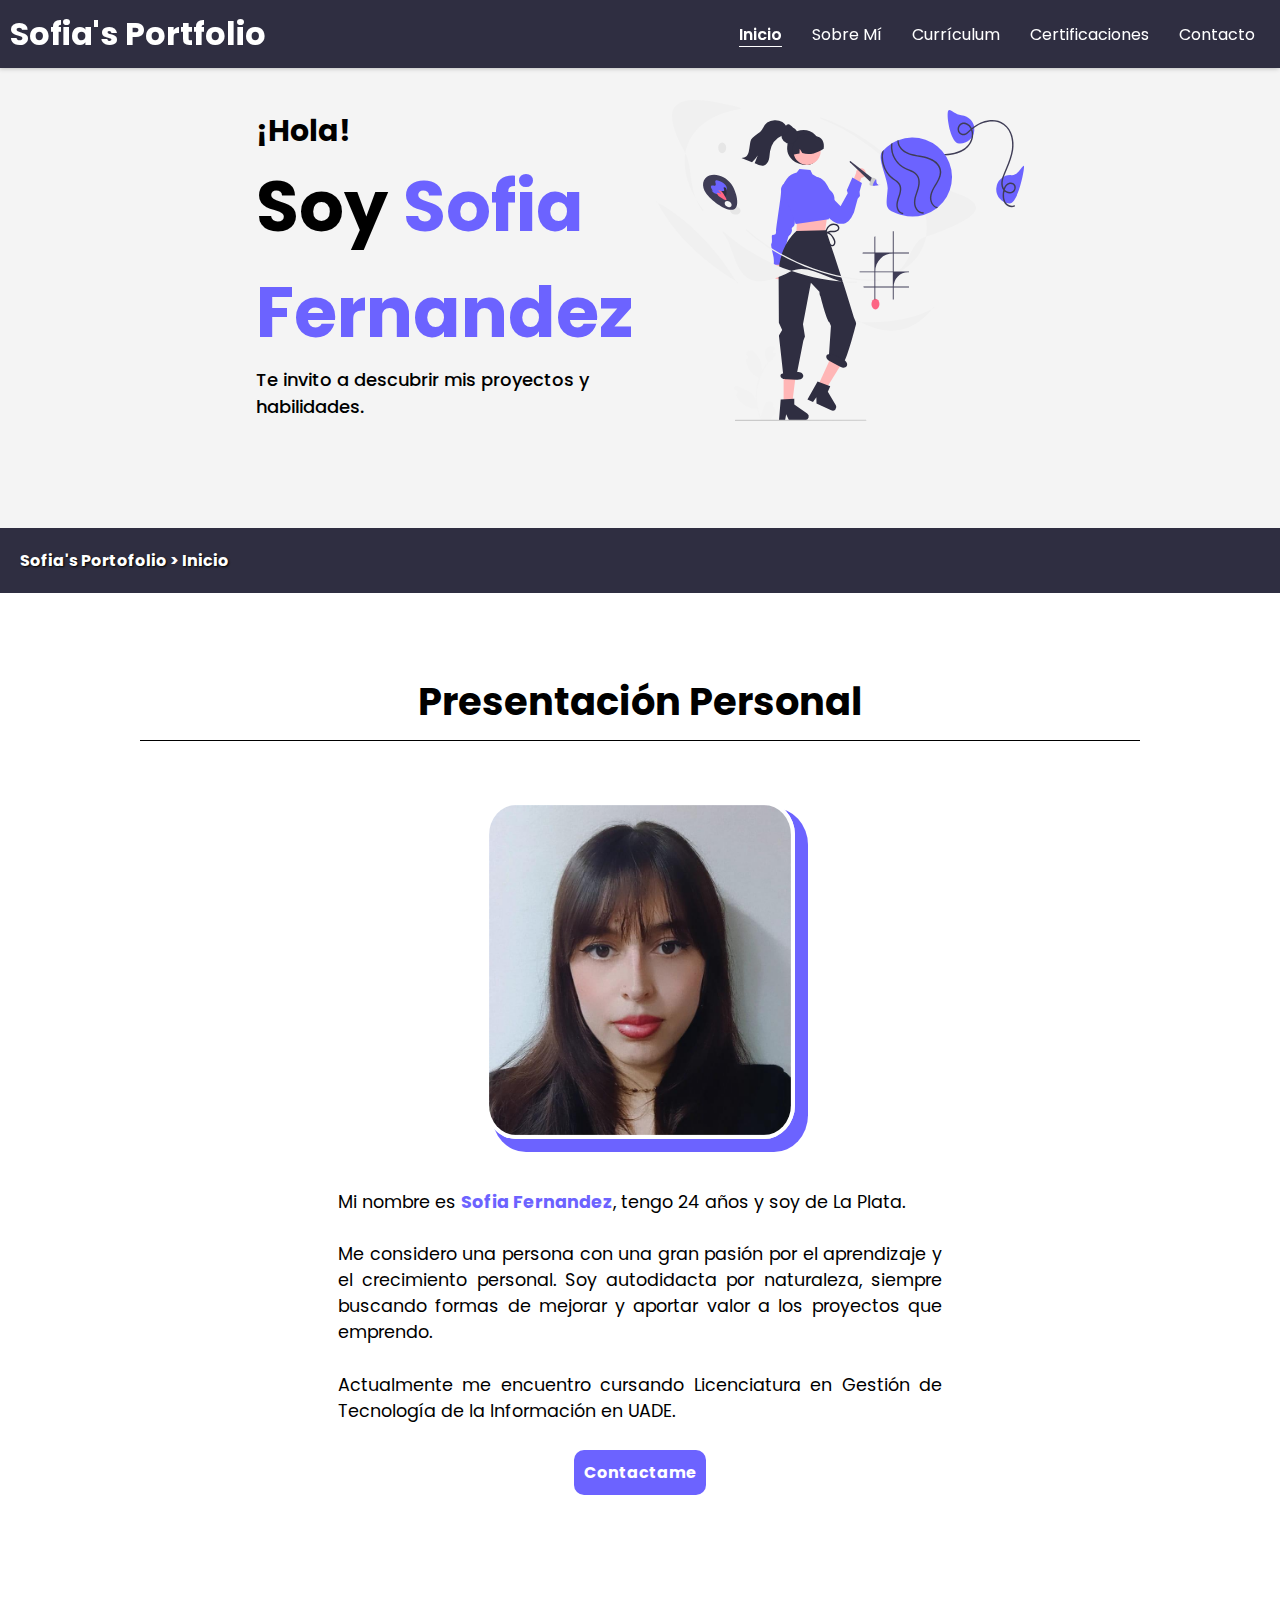
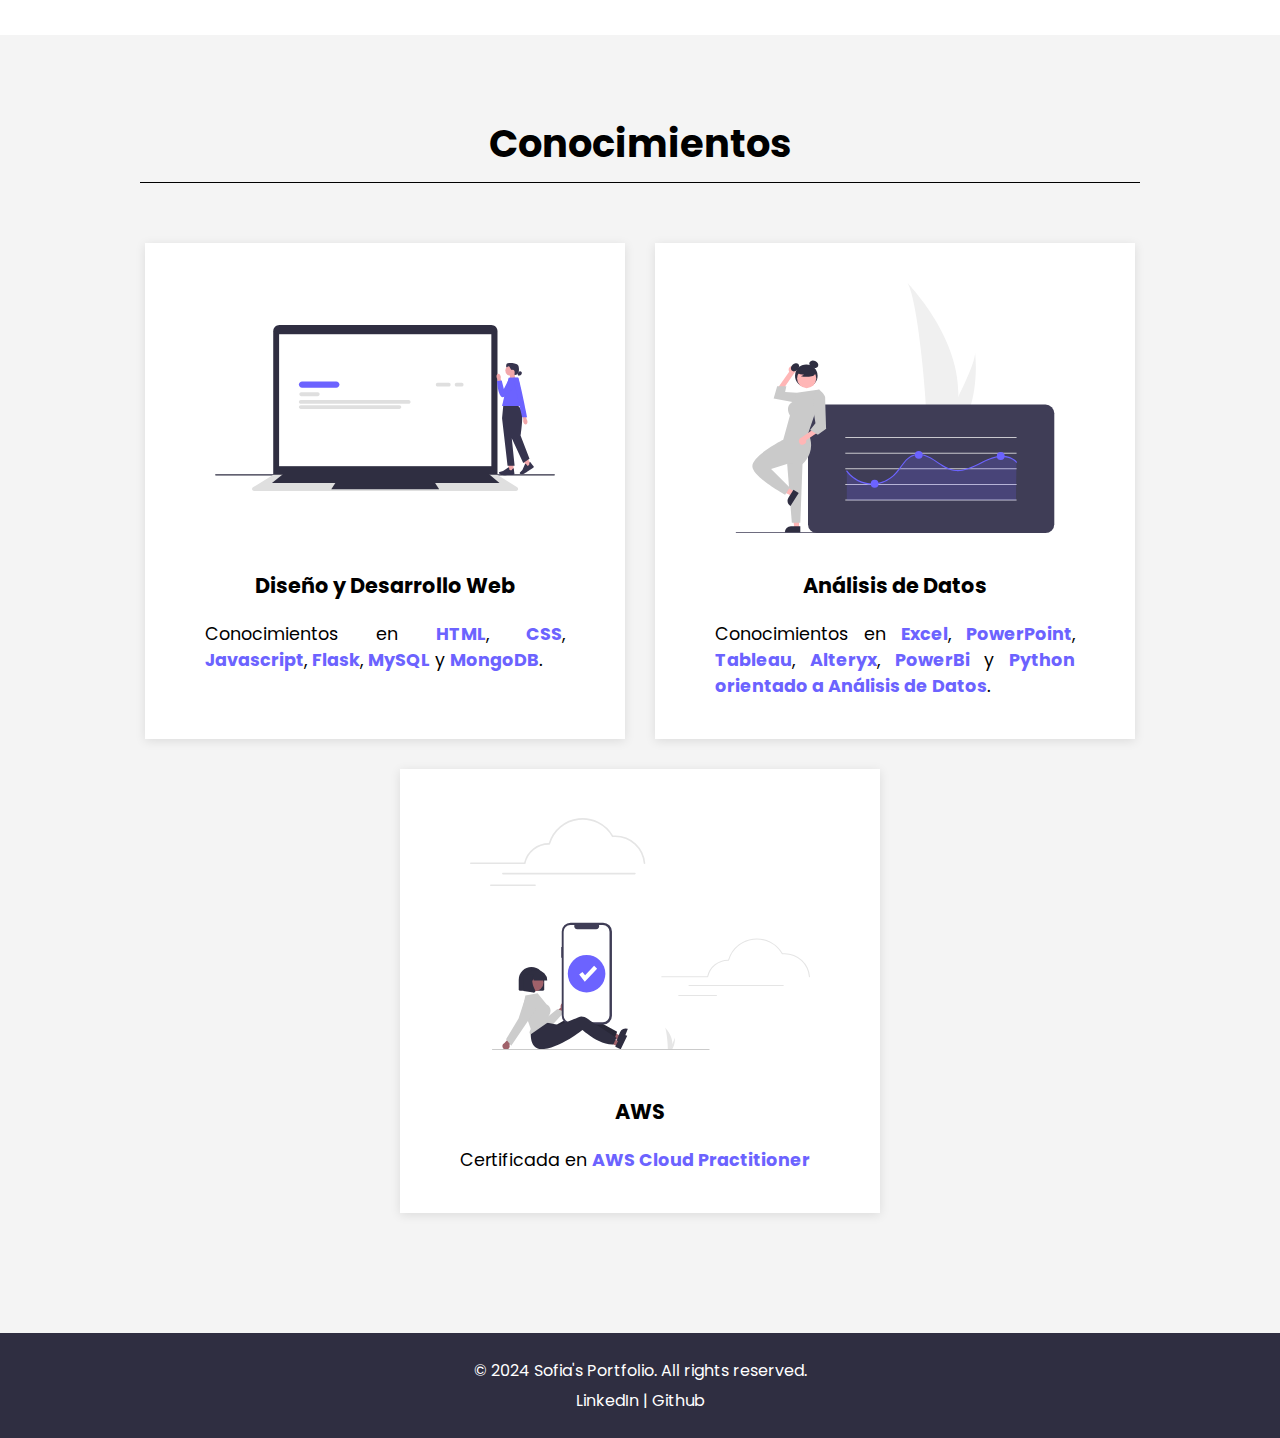
<file: index.html>
<!DOCTYPE html>
<html lang="es">
    <head>
        <meta charset="UTF-8">
        <meta name="viewport" content="width=device-width, initial-scale=1.0">
        <title>Sofia's Portfolio - Inicio</title>
        <link rel="stylesheet" href="./style/style2.css">
    </head>
    <body>
        <nav class="navbar">
            <div class="navbar-container">
                <h1 class="site-title">Sofia's Portfolio</h1>
                <ul class="nav-links">
                    <li><a href="index.html" class="active">Inicio</a></li>
                    <li><a href="./pages/about_me.html">Sobre Mí</a></li>
                    <li><a href="./pages/resume.html">Currículum</a></li>
                    <li><a href="./pages/certifications.html">Certificaciones</a></li>
                    <li><a href="./pages/contact.html">Contacto</a></li>
                </ul>
                <div class="menu-toggle">
                    <span class="bar"></span>
                    <span class="bar"></span>
                    <span class="bar"></span>
                </div>
            </div>
        </nav>

        <header class="header">
            <div class="header-list">
                <div class="header-item">
                    <div class="welcome-message">
                        <span class="subtitle">¡Hola!</span>
                        <h2>Soy <strong>Sofia Fernandez</strong></h2>
                        <p>Te invito a descubrir mis proyectos y habilidades.</p>
                    </div>
                </div>
                <div class="header-item">
                    <img src="./img/index.svg" alt="Bienvenida" class="header-image">
                </div>
            </div>
        </header>

        <main>
            <h3 class="nav_location"><a href="">Sofia's Portofolio</a> > <a href="index.html" id="index">Inicio</a></h2> 
            <section id="presentacion_personal" class="unmarked">
                <h2>Presentación Personal</h2>
                <div class="contenido-list" id="main_description">
                    <img src="./img/me.jpeg" alt="Foto de Sofia Fernandez" class="index-pic">
                    <div class="contenido-item">
                        <p>Mi nombre es <strong>Sofia Fernandez</strong>, tengo 24 años y soy de La Plata.</p>
                        <p>Me considero una persona con una gran pasión por el aprendizaje y el crecimiento personal. Soy autodidacta por naturaleza, siempre buscando formas de mejorar y aportar valor a los proyectos que emprendo.</p>
                        <p>Actualmente me encuentro cursando Licenciatura en Gestión de Tecnología de la Información en UADE.</p>
                        <p style="text-align: center;"><button class="about_cv"><a href="mailto:fernandez.sofiab0@gmail.com">Contactame</a></button></p>
                    </div>
                </div>
            </section>

            <section id="marked" class="marked">
                <h2>Conocimientos</h2>
                <div class="contenido-list" id="skills">
                    <div class="contenido-item targets skills">
                        <img src="./img/desarrollo_Web.svg" alt="Imagen ilustrativa diseño web">
                        <h3>Diseño y Desarrollo Web</h3>
                        <p>Conocimientos en <strong>HTML</strong>, <strong>CSS</strong>, <strong>Javascript</strong>, <strong>Flask</strong>, <strong>MySQL</strong> y <strong>MongoDB</strong>.</p>
                    </div>
                    <div class="contenido-item targets skills ">
                        <img src="./img/analisis.svg" alt="Imagen ilustrativa análisis de datos">
                        <h3>Análisis de Datos</h3>
                        <p>Conocimientos en <strong>Excel</strong>, <strong>PowerPoint</strong>, <strong>Tableau</strong>, <strong>Alteryx</strong>, <strong>PowerBi</strong> y <strong>Python orientado a Análisis de Datos</strong>.</p>
                    </div>
                    <div class="contenido-item targets skills">
                        <img src="./img/cloud.svg" alt="Imagen ilustrativa AWS">
                        <h3>AWS</h3>
                        <p>Certificada en <strong>AWS Cloud Practitioner</strong></p>
                    </div>
                </div>
            </section>
        </main>

        <footer>
            <div class="footer-bottom">
                <p>&copy; 2024 Sofia's Portfolio. All rights reserved.</p>
                <p><a href="https://www.linkedin.com/in/sofiabfernandez1/">LinkedIn</a> | <a href="https://github.com/sofiabfernandez1">Github</a></p>
            </div>
        </footer>
    </body>
</html>
</file>
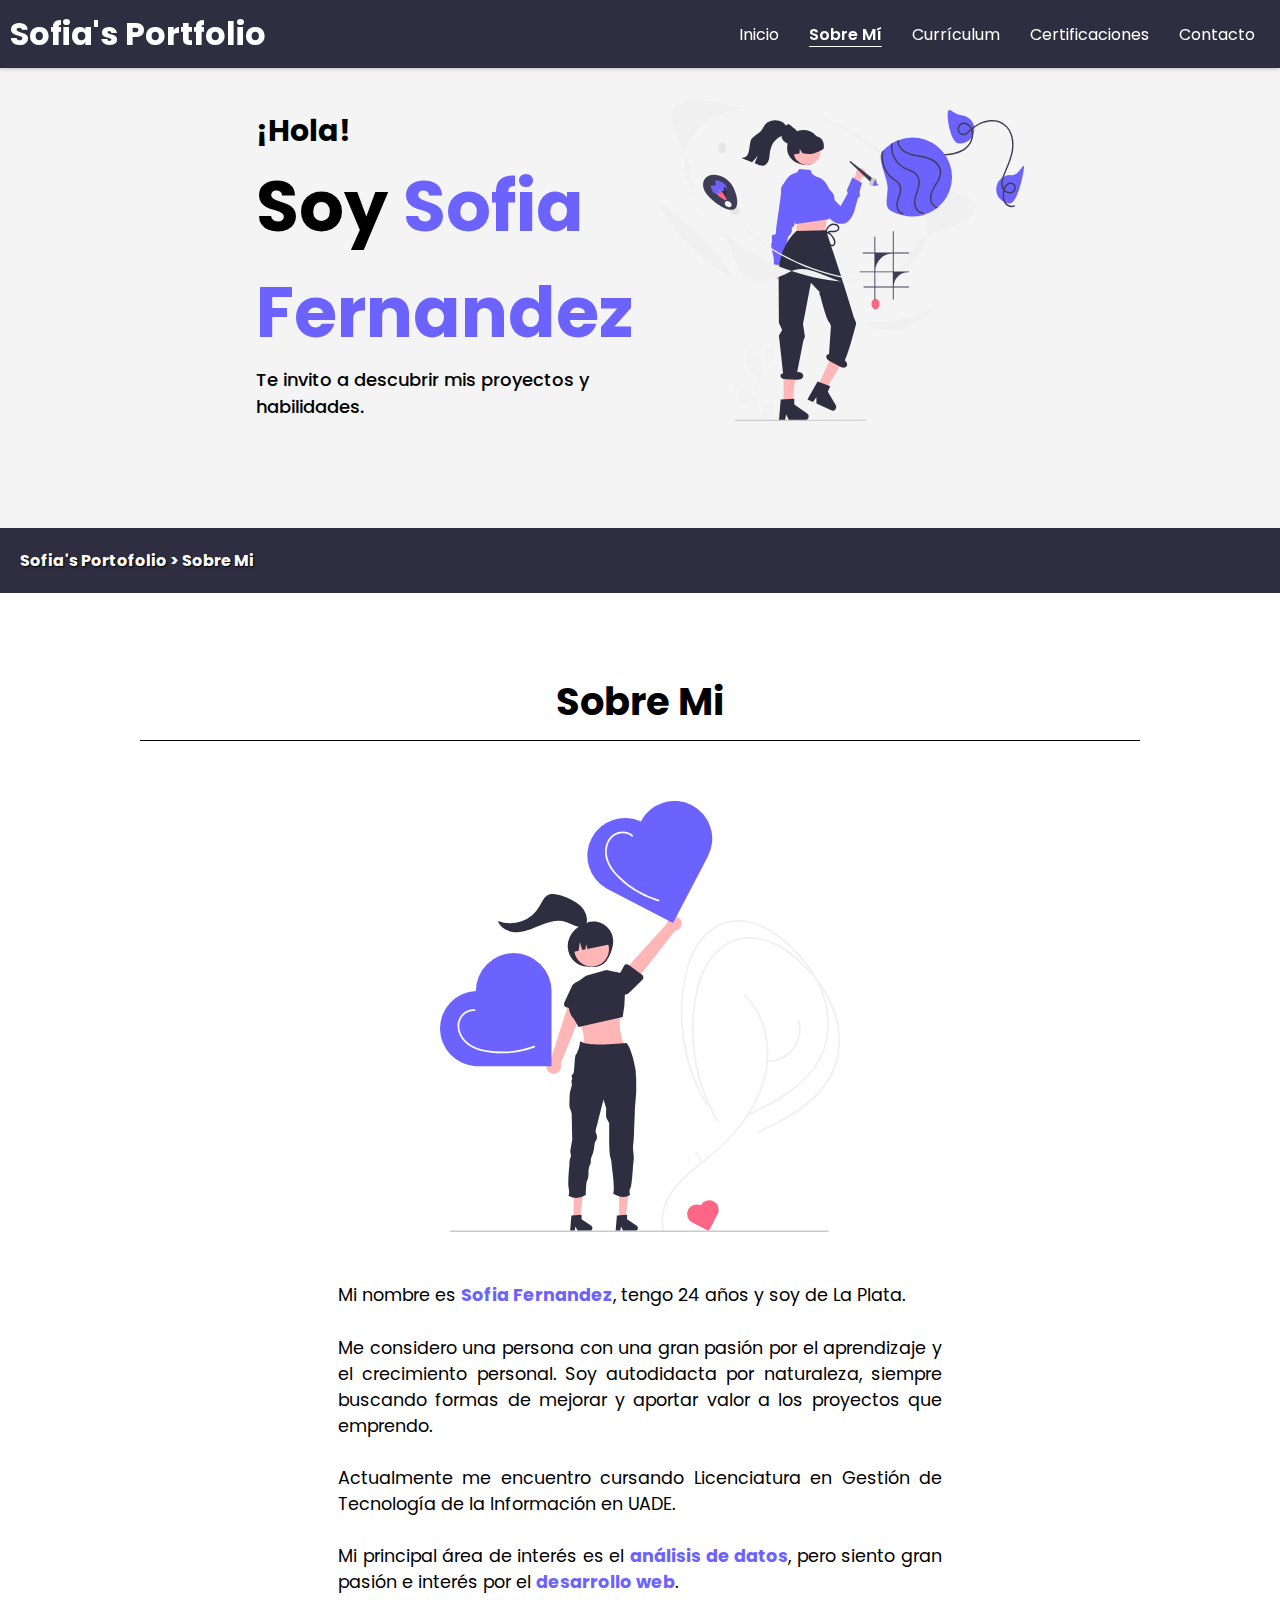
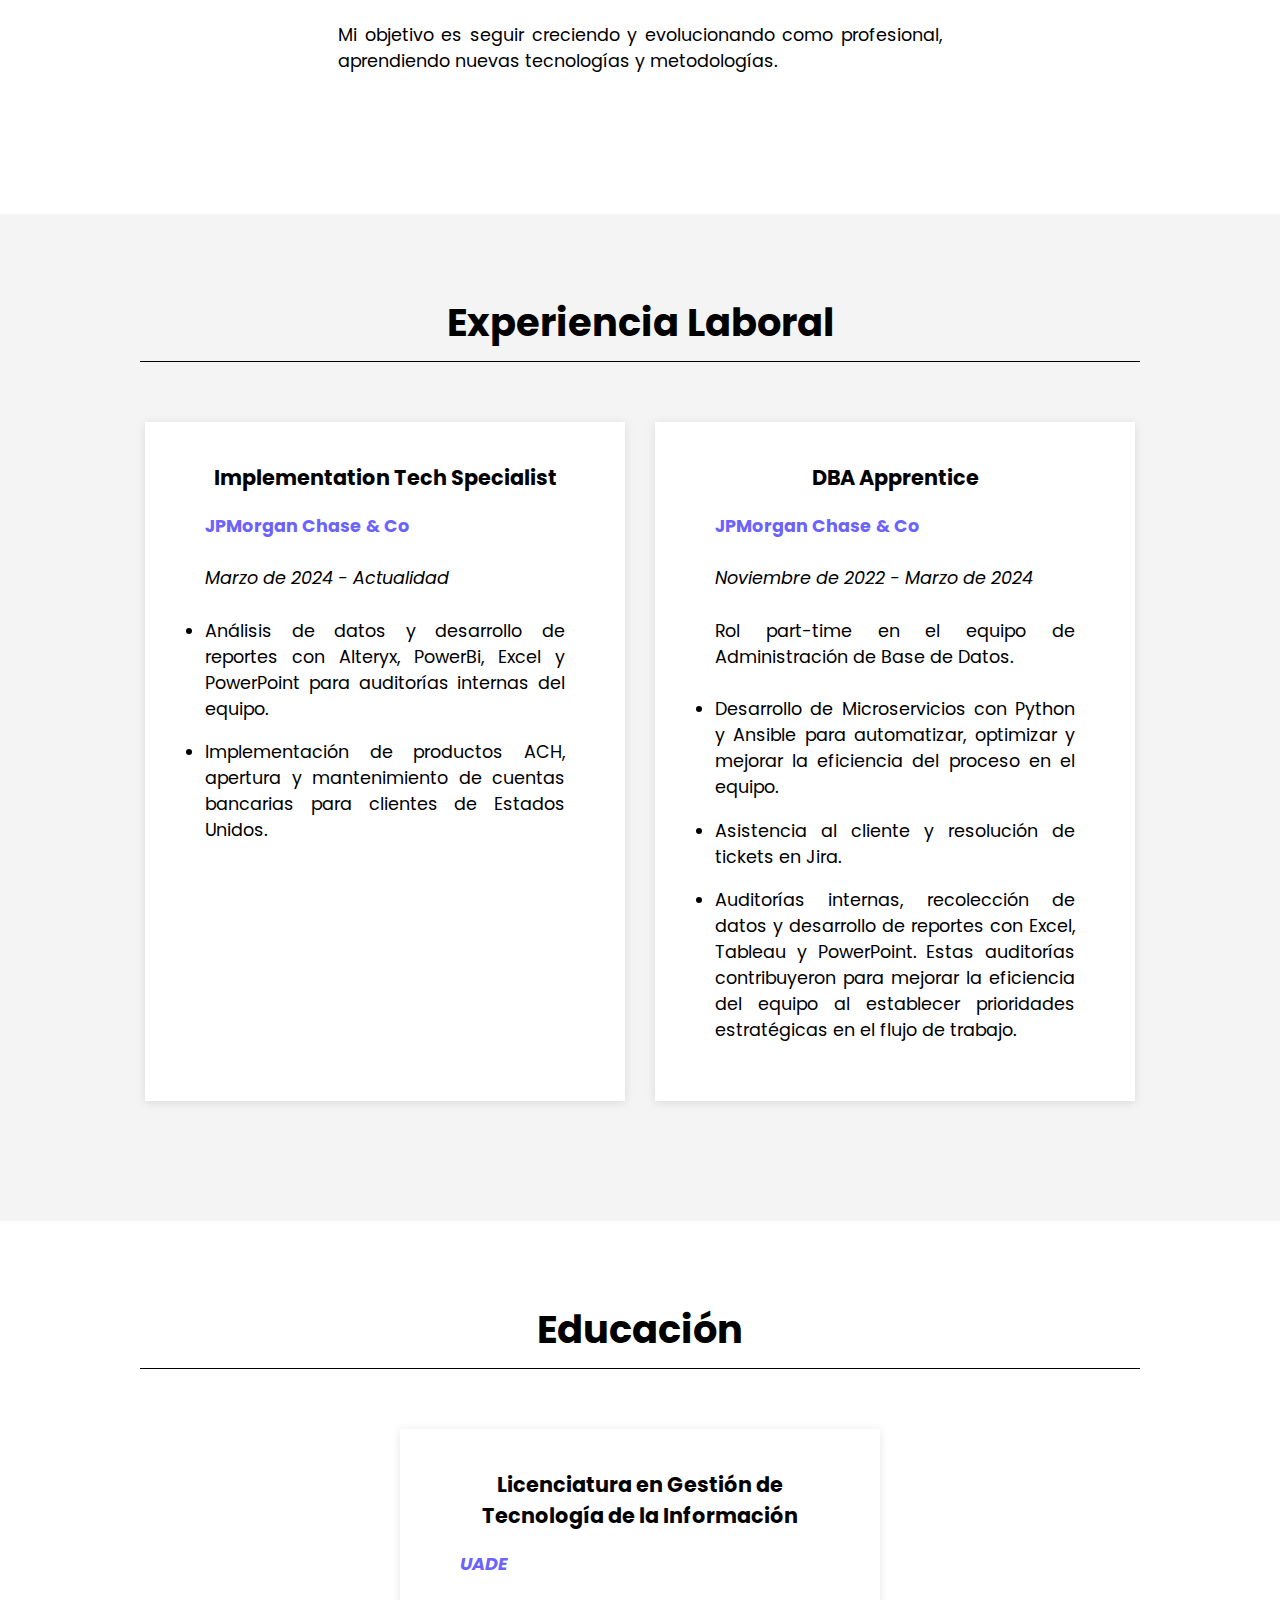
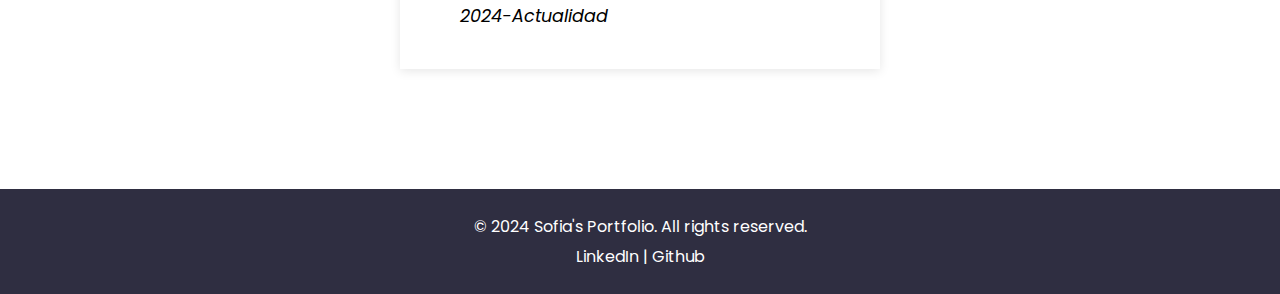
<file: pages/about_me.html>
<!DOCTYPE html>
<html lang="es">
    <head>
        <meta charset="UTF-8">
        <meta name="viewport" content="width=device-width, initial-scale=1.0">
        <title>Sofia's Portfolio - Inicio</title>
        <link rel="stylesheet" href="../style/style2.css">
    </head>
    <body>
        <nav class="navbar">
            <div class="navbar-container">
                <h1 class="site-title">Sofia's Portfolio</h1>
                <ul class="nav-links">
                    <li><a href="../index.html">Inicio</a></li>
                    <li><a href="../pages/about_me.html" class="active">Sobre Mí</a></li>
                    <li><a href="../pages/resume.html">Currículum</a></li>
                    <li><a href="../pages/certifications.html">Certificaciones</a></li>
                    <li><a href="../pages/contact.html">Contacto</a></li>
                </ul>
                <div class="menu-toggle">
                    <span class="bar"></span>
                    <span class="bar"></span>
                    <span class="bar"></span>
                </div>
            </div>
        </nav>

        <header class="header">
            <div class="header-list">
                <div class="header-item">
                    <div class="welcome-message">
                        <span class="subtitle">¡Hola!</span>
                        <h2>Soy <strong>Sofia Fernandez</strong></h2>
                        <p>Te invito a descubrir mis proyectos y habilidades.</p>
                    </div>
                </div>
                <div class="header-item">
                    <img src="../img/index.svg" alt="Bienvenida" class="header-image">
                </div>
            </div>
        </header>

        <main>
            <h3 class="nav_location"><a href="">Sofia's Portofolio</a> > <a href="../pages/about_me.html" id="about_me">Sobre Mi</a></h2> 
                <section id="sobre_mi" class="unmarked">
                    <h2>Sobre Mi</h2>
                    <div class="contenido-list" id="about_page">
                        <img src="../img/about_me.svg" alt="Foto de SVG Sobre Mi" class="about_img">
                        <div class="contenido-item">
                            <p>Mi nombre es <strong>Sofia Fernandez</strong>, tengo 24 años y soy de La Plata.</p>
                            <p>Me considero una persona con una gran pasión por el aprendizaje y el crecimiento personal. Soy autodidacta por naturaleza, siempre buscando formas de mejorar y aportar valor a los proyectos que emprendo.</p>
                            <p>Actualmente me encuentro cursando Licenciatura en Gestión de Tecnología de la Información en UADE.</p>
                            <p>Mi principal área de interés es el <strong>análisis de datos</strong>, pero siento gran pasión e interés por el <strong>desarrollo web</strong>. </p>
                            <p>Mi objetivo es seguir creciendo y evolucionando como profesional, aprendiendo nuevas tecnologías y metodologías.</p>
                        </div>
                    </div>
                </section>

                <section id="experiencia" class="marked">
                    <h2>Experiencia Laboral</h2>
                    <div class="contenido-list">
                        <div class="contenido-item targets experience">
                            <h3>Implementation Tech Specialist</h3>
                            <p><strong>JPMorgan Chase & Co</strong></p>
                            <p><i>Marzo de 2024 - Actualidad</i></p>
                            <p>
                                <ul>
                                    <li>Análisis de datos y desarrollo de reportes con Alteryx, PowerBi, Excel y PowerPoint para auditorías internas del equipo.</li>
                                    <li>Implementación de productos ACH, apertura y mantenimiento de cuentas bancarias para clientes de Estados Unidos.</li>
                                </ul>
                            </p>
                        </div>
                        <div class="contenido-item targets experience">
                            <h3>DBA Apprentice</h3>
                            <p><strong>JPMorgan Chase & Co</strong></p>
                            <p><i>Noviembre de 2022 - Marzo de 2024</i></p>
                            <p>Rol part-time en el equipo de Administración de Base de Datos.</p>
                            <p>
                                <ul>
                                    <li>Desarrollo de Microservicios con Python y Ansible para automatizar, optimizar y mejorar la eficiencia del proceso en el equipo.</li>
                                    <li>Asistencia al cliente y resolución de tickets en Jira.</li>
                                    <li>Auditorías internas, recolección de datos y desarrollo de reportes con Excel, Tableau y PowerPoint. Estas auditorías contribuyeron para mejorar la eficiencia del equipo al establecer prioridades estratégicas en el flujo de trabajo.</li>
                                </ul>
                            </p>
                        </div>
                    </div>
                </section>

                <section id="educacion" class="unmarked">
                    <h2>Educación</h2>
                    <div class="contenido-list">
                        <div class="contenido-item targets">
                            <h3>Licenciatura en Gestión de Tecnología de la Información</h3>
                            <p><strong><i>UADE</i></strong></p>
                            <p><i>2024-Actualidad</i></p>
                        </div>
                    </div>
                </section>
        </main>

        <footer>
            <div class="footer-bottom">
                <p>&copy; 2024 Sofia's Portfolio. All rights reserved.</p>
                <p><a href="https://www.linkedin.com/in/sofiabfernandez1/">LinkedIn</a> | <a href="https://github.com/sofiabfernandez1">Github</a></p>
            </div>
        </footer>
    </body>
</html>
</file>
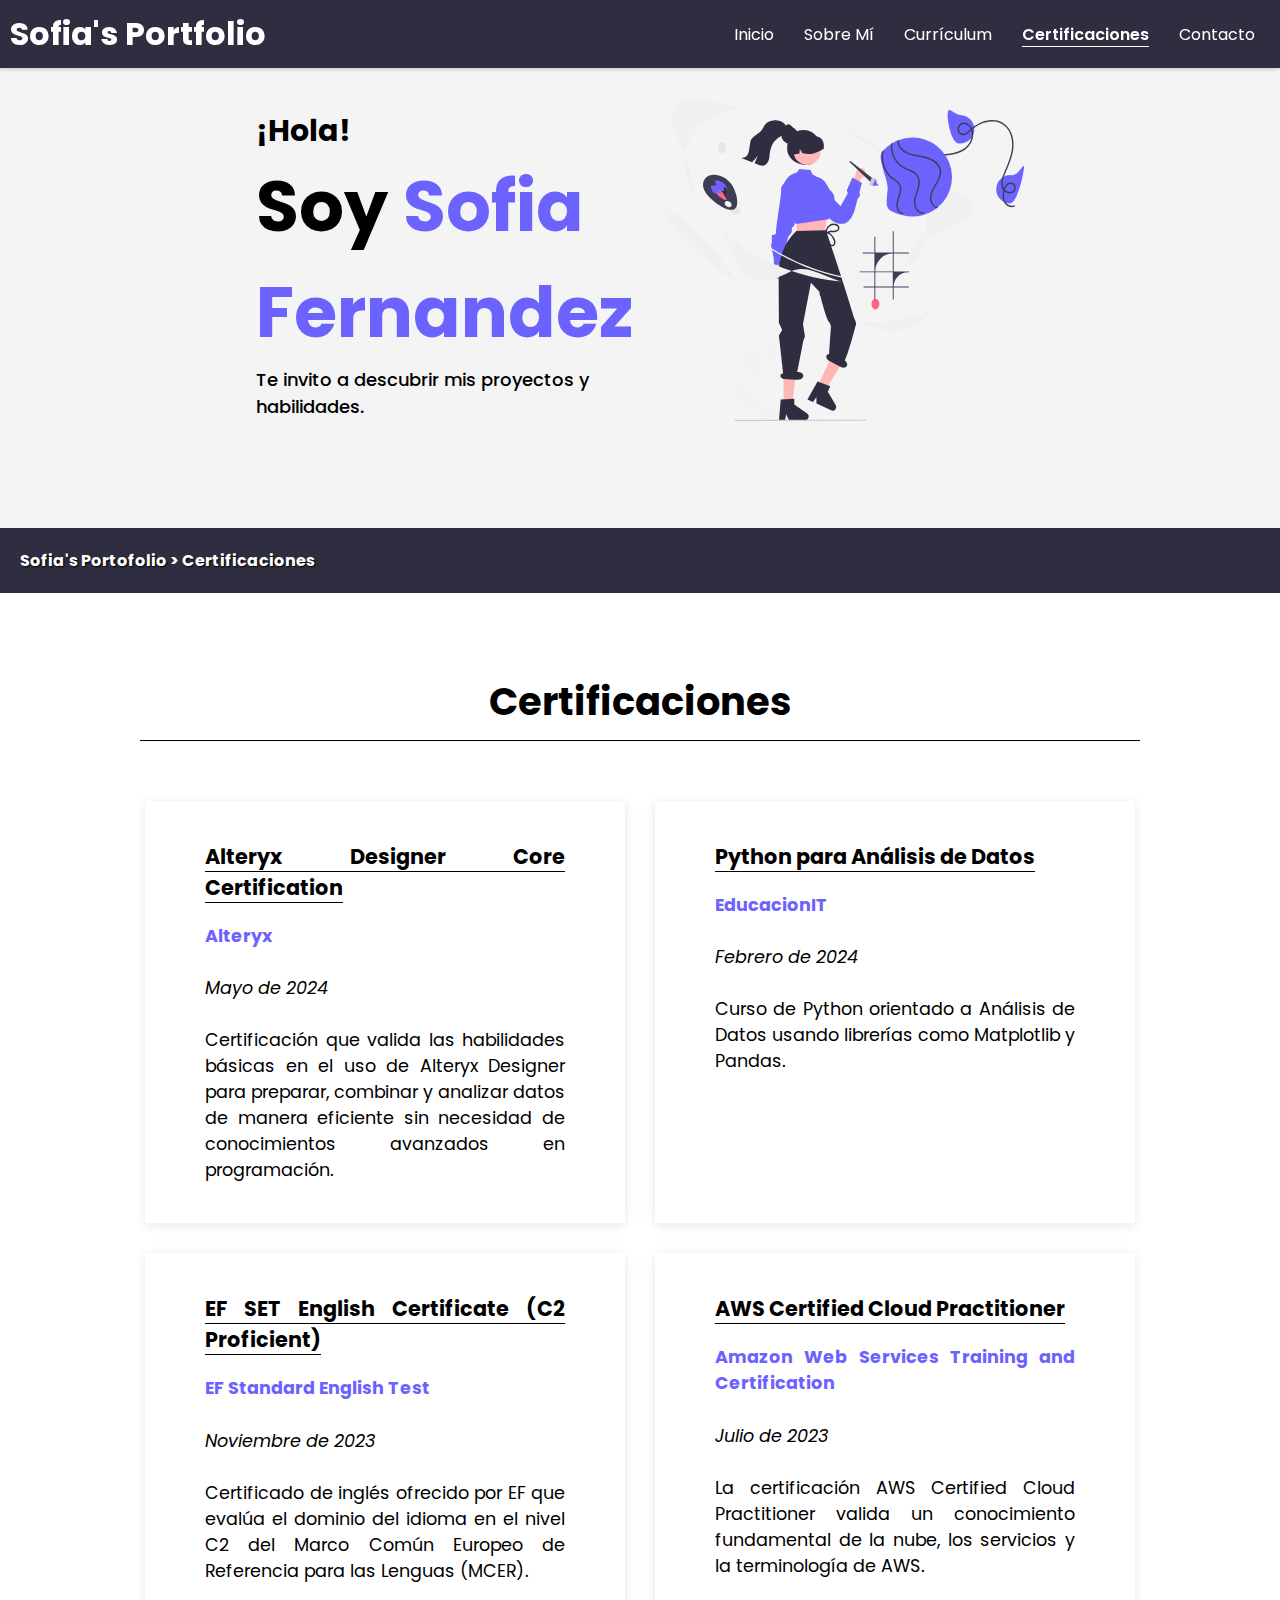
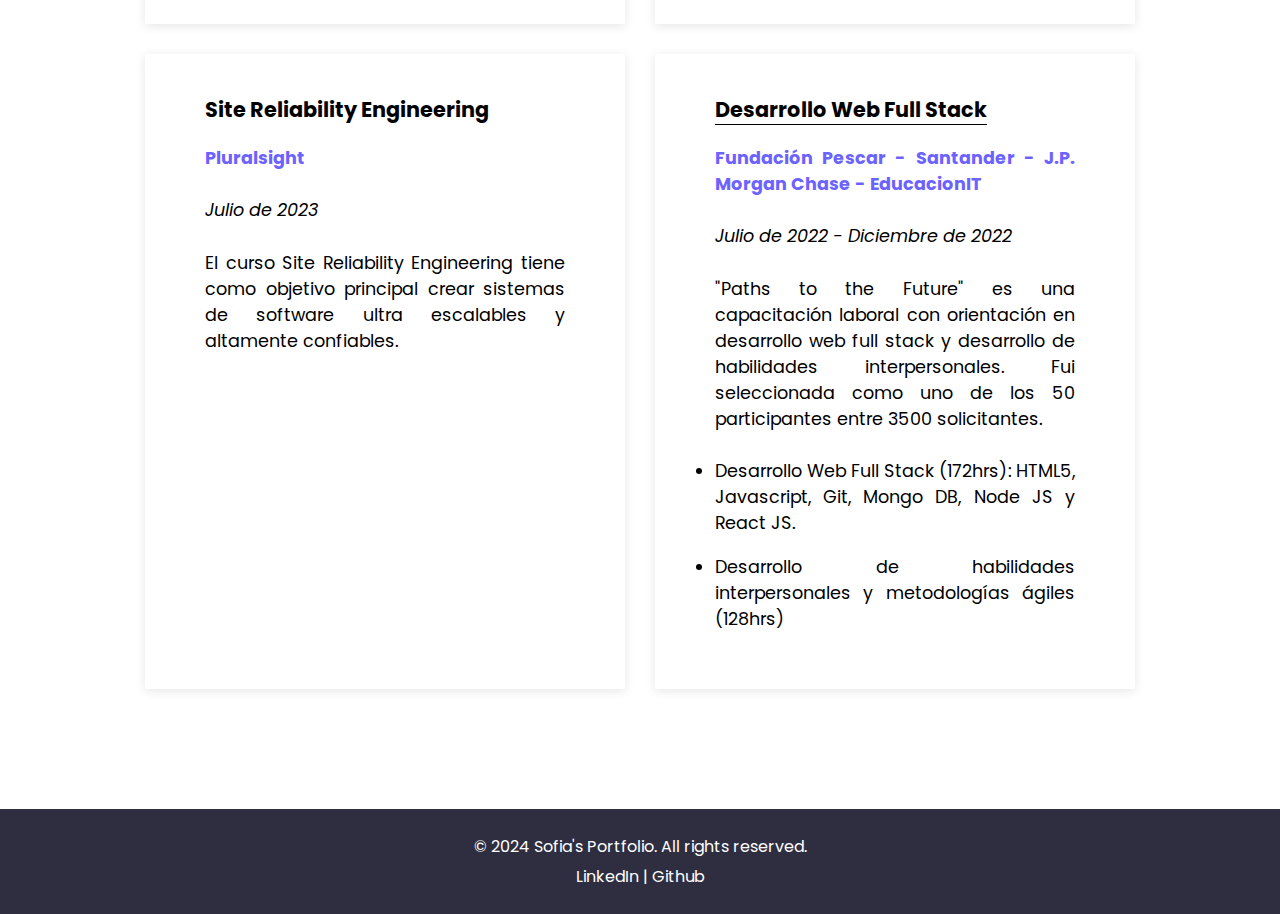
<file: pages/certifications.html>
<!DOCTYPE html>
<html lang="es">
    <head>
        <meta charset="UTF-8">
        <meta name="viewport" content="width=device-width, initial-scale=1.0">
        <title>Sofia's Portfolio - Inicio</title>
        <link rel="stylesheet" href="../style/style2.css">
    </head>
    <body>
        <nav class="navbar">
            <div class="navbar-container">
                <h1 class="site-title">Sofia's Portfolio</h1>
                <ul class="nav-links">
                    <li><a href="../index.html">Inicio</a></li>
                    <li><a href="../pages/about_me.html">Sobre Mí</a></li>
                    <li><a href="../pages/resume.html">Currículum</a></li>
                    <li><a href="../pages/certifications.html" class="active">Certificaciones</a></li>
                    <li><a href="../pages/contact.html">Contacto</a></li>
                </ul>
                <div class="menu-toggle">
                    <span class="bar"></span>
                    <span class="bar"></span>
                    <span class="bar"></span>
                </div>
            </div>
        </nav>

        <header class="header">
            <div class="header-list">
                <div class="header-item">
                    <div class="welcome-message">
                        <span class="subtitle">¡Hola!</span>
                        <h2>Soy <strong>Sofia Fernandez</strong></h2>
                        <p>Te invito a descubrir mis proyectos y habilidades.</p>
                    </div>
                </div>
                <div class="header-item">
                    <img src="../img/index.svg" alt="Bienvenida" class="header-image">
                </div>
            </div>
        </header>

        <main>
            <h3 class="nav_location"><a href="/index.html">Sofia's Portofolio</a> > <a href="../pages/certifications.html" id="certifications">Certificaciones</a></h2> 
                <section id="experiencia" class="unmarked">
                    <h2>Certificaciones</h2>
                    <div class="contenido-list" id="certifications">
                        <div class="contenido-item targets">
                            <h3><a href="https://www.credly.com/badges/8675fb91-7c90-49c5-8fbb-38fcb8b0b8e5">Alteryx Designer Core Certification</a></h3>
                            <p><strong>Alteryx</strong></p>
                            <p><i>Mayo de 2024</i></p>
                            <p>Certificación que valida las habilidades básicas en el uso de Alteryx Designer para preparar, combinar y analizar datos de manera eficiente sin necesidad de conocimientos avanzados en programación.</p>
                        </div>

                        <div class="contenido-item targets">
                            <h3><a href="https://www.educacionit.com/perfil/sofia-belen-fernandez-836092/certificado/70628">Python para Análisis de Datos</a></h3>
                            <p><strong>EducacionIT</strong></p>
                            <p><i>Febrero de 2024</i></p>
                            <p>Curso de Python orientado a Análisis de Datos usando librerías como Matplotlib y Pandas.</p>
                        </div>

                        <div class="contenido-item targets">
                            <h3><a href="https://cert.efset.org/agFDRm">EF SET English Certificate (C2 Proficient)</a></h3>
                            <p><strong>EF Standard English Test</strong></p>
                            <p><i>Noviembre de 2023</i></p>
                            <p>Certificado de inglés ofrecido por EF que evalúa el dominio del idioma en el nivel C2 del Marco Común Europeo de Referencia para las Lenguas (MCER).</p>        
                        </div>

                        <div class="contenido-item targets">
                            <h3><a href="https://www.credly.com/badges/40495a13-3987-4a25-8da8-25f4438bf5dd/linked_in_profile">AWS Certified Cloud Practitioner</a></h3>
                            <p><strong>Amazon Web Services Training and Certification</strong></p>
                            <p><i>Julio de 2023</i></p>
                            <p>La certificación AWS Certified Cloud Practitioner valida un conocimiento fundamental de la nube, los servicios y la terminología de AWS.</p>        
                        </div>

                        <div class="contenido-item targets">
                            <h3>Site Reliability Engineering</h3>
                            <p><strong>Pluralsight</strong></p>
                            <p><i>Julio de 2023</i></p>
                            <p>El curso Site Reliability Engineering tiene como objetivo principal crear sistemas de software ultra escalables y altamente confiables.</p>        
                        </div>

                        <div class="contenido-item targets">
                            <h3><a href="https://drive.google.com/drive/u/3/folders/1Sq22FC4AwG33Bz1RuatPoYBbehRYYhsY">Desarrollo Web Full Stack</a></h3>
                            <p><strong>Fundación Pescar - Santander - J.P. Morgan Chase - EducacionIT</strong></p>
                            <p><i>Julio de 2022 - Diciembre de 2022</i></p>
                            <p>"Paths to the Future" es una capacitación laboral con orientación en desarrollo web full stack y desarrollo de habilidades interpersonales. Fui seleccionada como uno de los 50 participantes entre 3500 solicitantes. </p>
                            <p>
                                <ul>
                                    <li>Desarrollo Web Full Stack (172hrs): HTML5, Javascript, Git, Mongo DB, Node JS y React JS.</li>
                                    <li>Desarrollo de habilidades interpersonales y metodologías ágiles (128hrs)</li>
                                </ul>
                            </p>
                        </div>
                    </div>
                </section>
        </main>

        <footer>
            <div class="footer-bottom">
                <p>&copy; 2024 Sofia's Portfolio. All rights reserved.</p>
                <p><a href="https://www.linkedin.com/in/sofiabfernandez1/">LinkedIn</a> | <a href="https://github.com/sofiabfernandez1">Github</a></p>
            </div>
        </footer>
    </body>
</html>
</file>
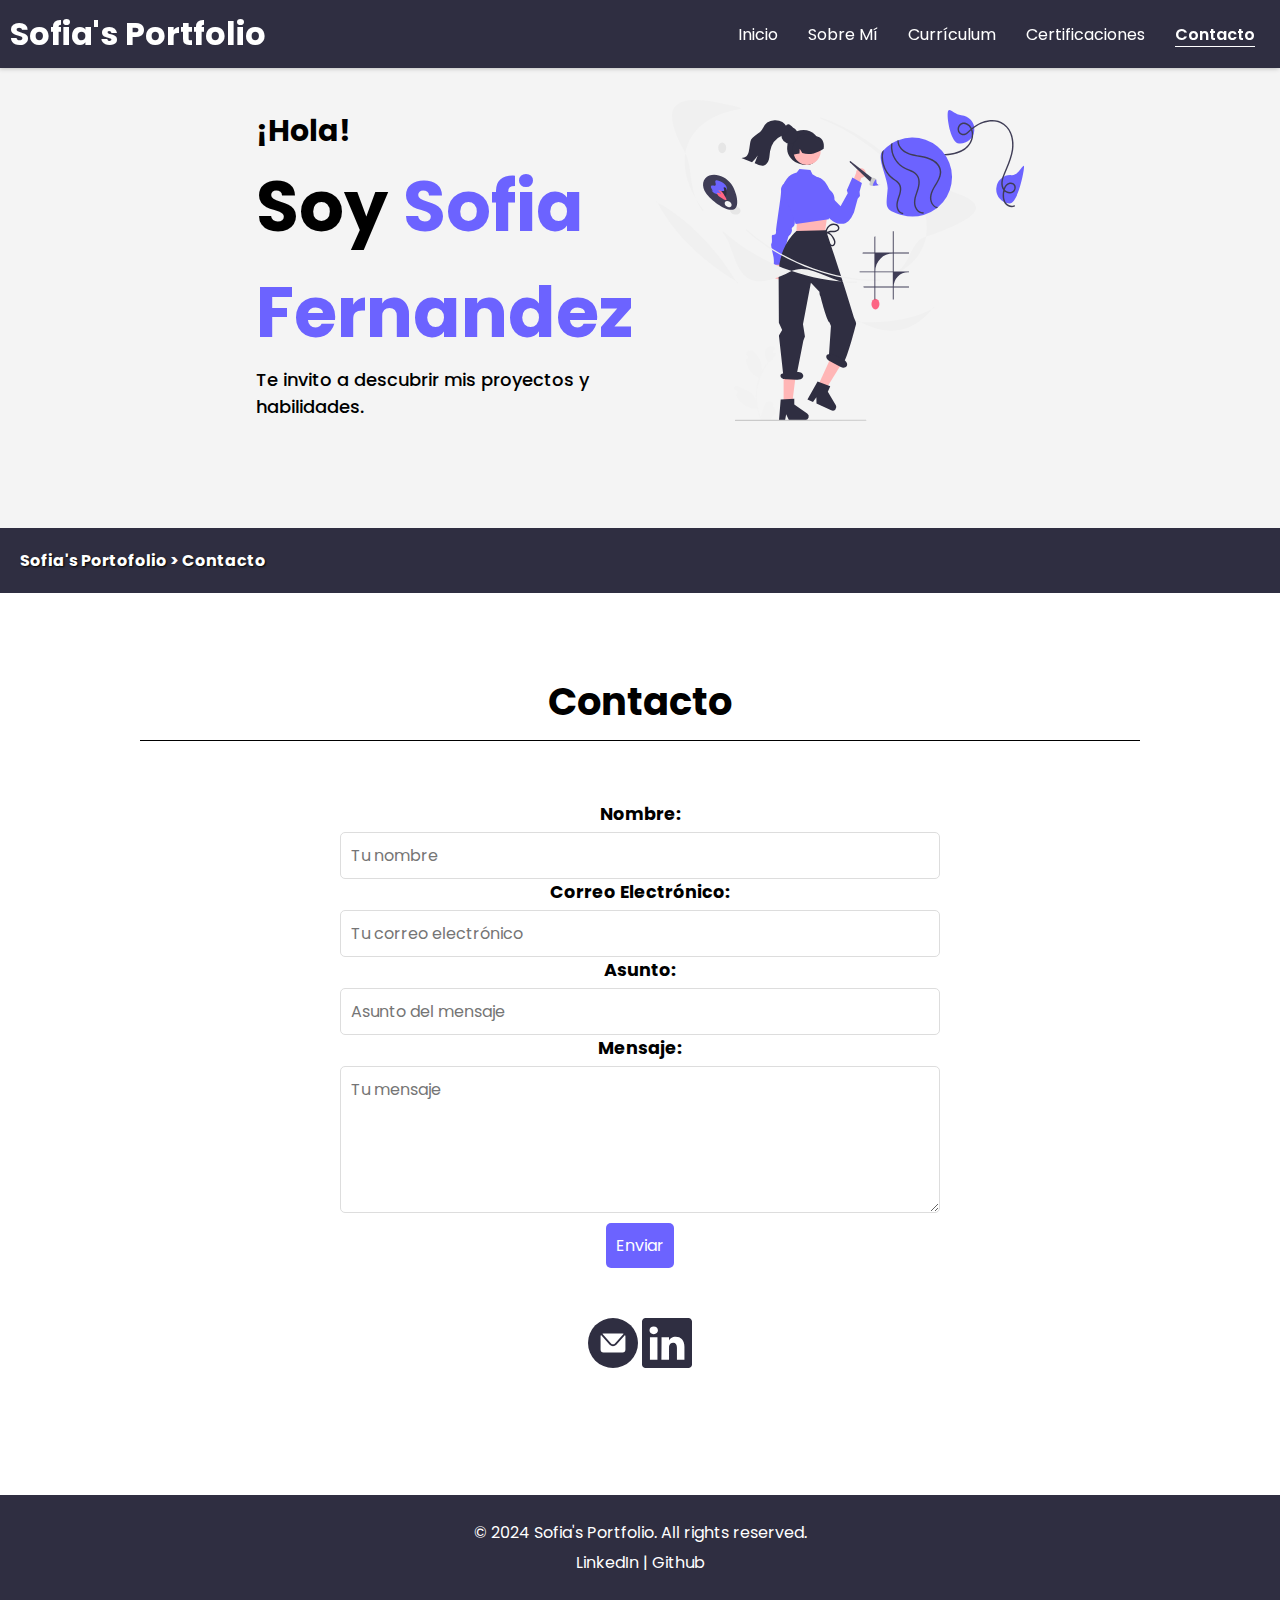
<file: pages/contact.html>
<!DOCTYPE html>
<html lang="es">
    <head>
        <meta charset="UTF-8">
        <meta name="viewport" content="width=device-width, initial-scale=1.0">
        <title>Sofia's Portfolio - Inicio</title>
        <link rel="stylesheet" href="../style/style2.css">
    </head>
    <body>
        <nav class="navbar">
            <div class="navbar-container">
                <h1 class="site-title">Sofia's Portfolio</h1>
                <ul class="nav-links">
                    <li><a href="../index.html">Inicio</a></li>
                    <li><a href="../pages/about_me.html">Sobre Mí</a></li>
                    <li><a href="../pages/resume.html">Currículum</a></li>
                    <li><a href="../pages/certifications.html">Certificaciones</a></li>
                    <li><a href="../pages/contact.html" class="active">Contacto</a></li>
                </ul>
                <div class="menu-toggle">
                    <span class="bar"></span>
                    <span class="bar"></span>
                    <span class="bar"></span>
                </div>
            </div>
        </nav>

        <header class="header">
            <div class="header-list">
                <div class="header-item">
                    <div class="welcome-message">
                        <span class="subtitle">¡Hola!</span>
                        <h2>Soy <strong>Sofia Fernandez</strong></h2>
                        <p>Te invito a descubrir mis proyectos y habilidades.</p>
                    </div>
                </div>
                <div class="header-item">
                    <img src="../img/index.svg" alt="Bienvenida" class="header-image">
                </div>
            </div>
        </header>

        <main>
            <h3 class="nav_location"><a href="/index.html">Sofia's Portofolio</a> > <a href="../pages/contact.html" id="contact">Contacto</a></h2> 
                <section id="contacto" class="unmarked">
                    <h2>Contacto</h2>

                    <div class="contact_body">
                        <form class="contact-form">
                            <label for="name">Nombre:</label>
                            <input type="text" id="name" name="name" placeholder="Tu nombre" required>
                
                            <label for="email">Correo Electrónico:</label>
                            <input type="email" id="email" name="email" placeholder="Tu correo electrónico" required>
                
                            <label for="subject">Asunto:</label>
                            <input type="text" id="subject" name="subject" placeholder="Asunto del mensaje" required>
                
                            <label for="message">Mensaje:</label>
                            <textarea id="message" name="message" rows="5" placeholder="Tu mensaje" required></textarea>
                
                            <button type="submit">Enviar</button>
                        </form>
                    </div>
                    <br><br>
                    <a href="mailto:fernandez.sofiab0@gmail.com"><img src="../img/email.svg" alt="fernandez.sofiab0@gmail.com" class="contact_img"></a>
                    <a href="https://www.linkedin.com/in/sofiabfernandez1/"><img src="../img/linkedin.svg" alt="LinkedIn" class="contact_img"></a>

                </section>
        </main>

        <footer>
            <div class="footer-bottom">
                <p>&copy; 2024 Sofia's Portfolio. All rights reserved.</p>
                <p><a href="https://www.linkedin.com/in/sofiabfernandez1/">LinkedIn</a> | <a href="https://github.com/sofiabfernandez1">Github</a></p>
            </div>
        </footer>
    </body>
</html>
</file>
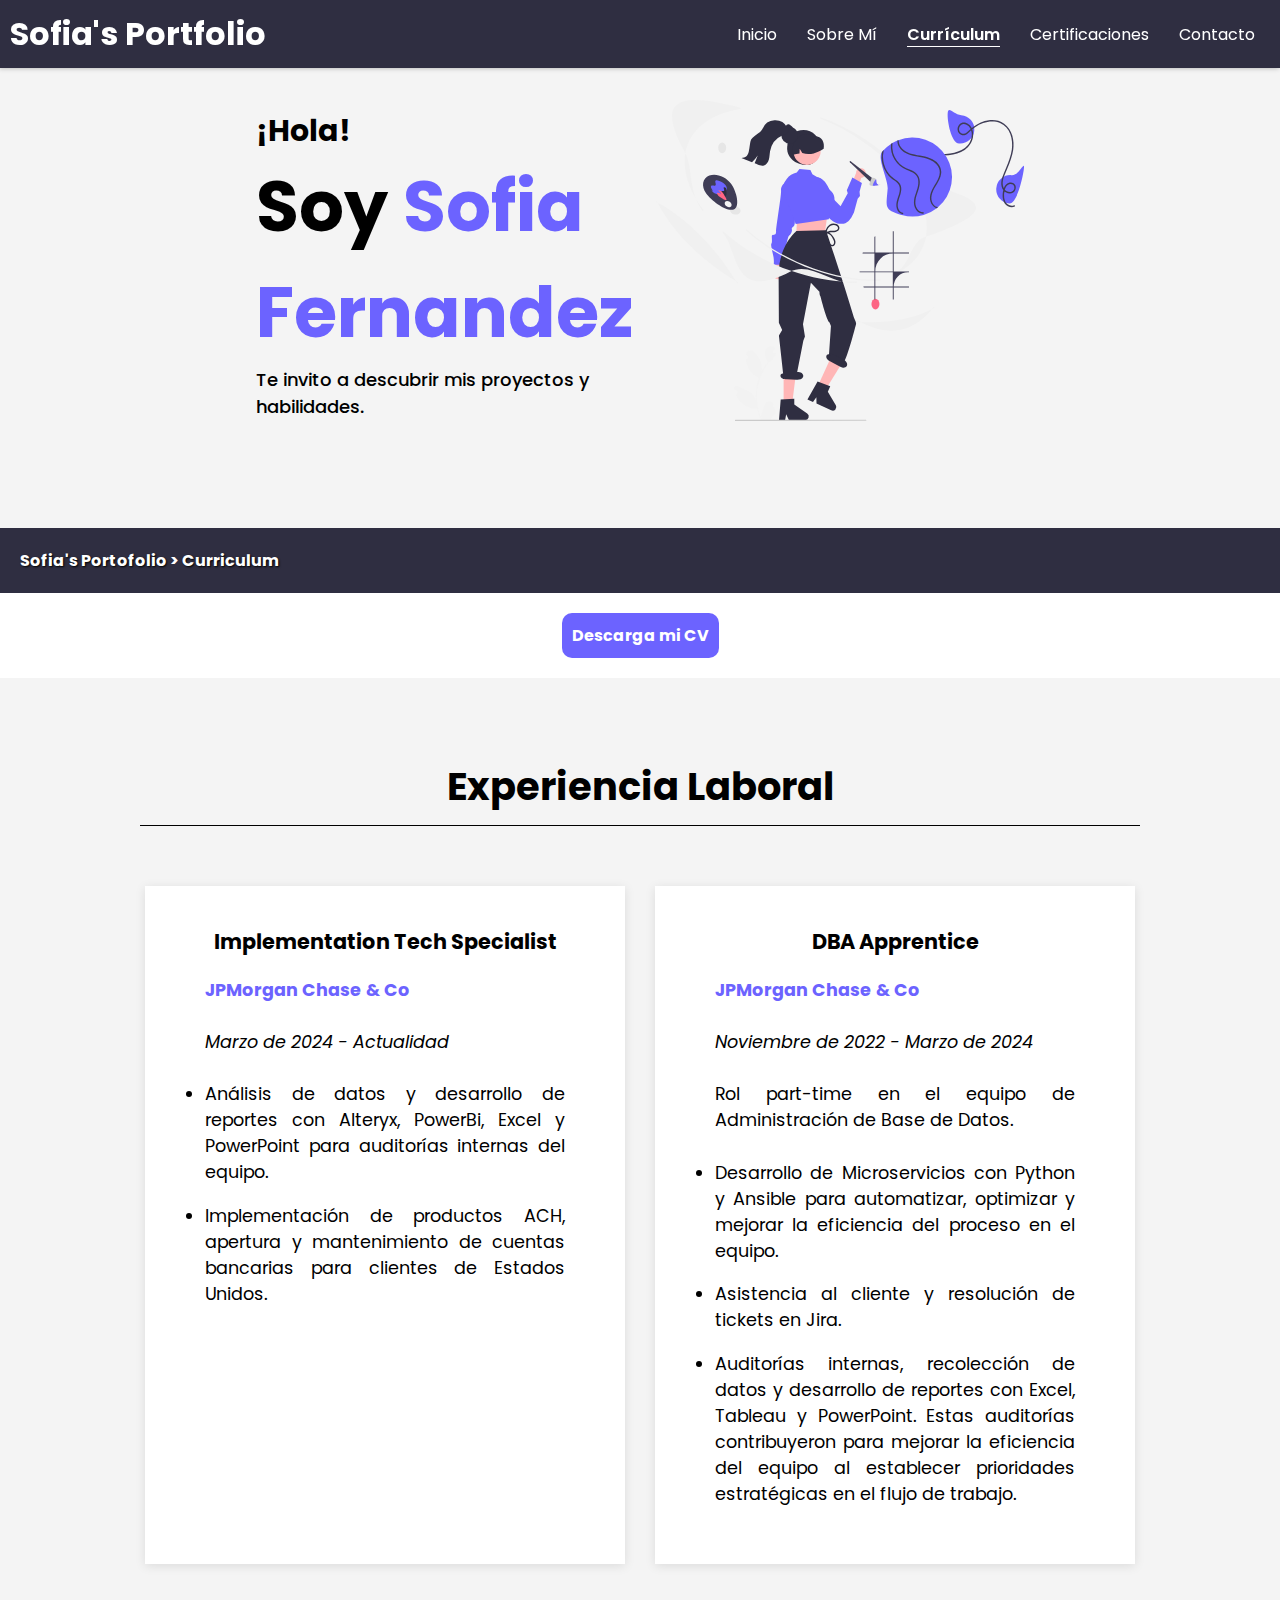
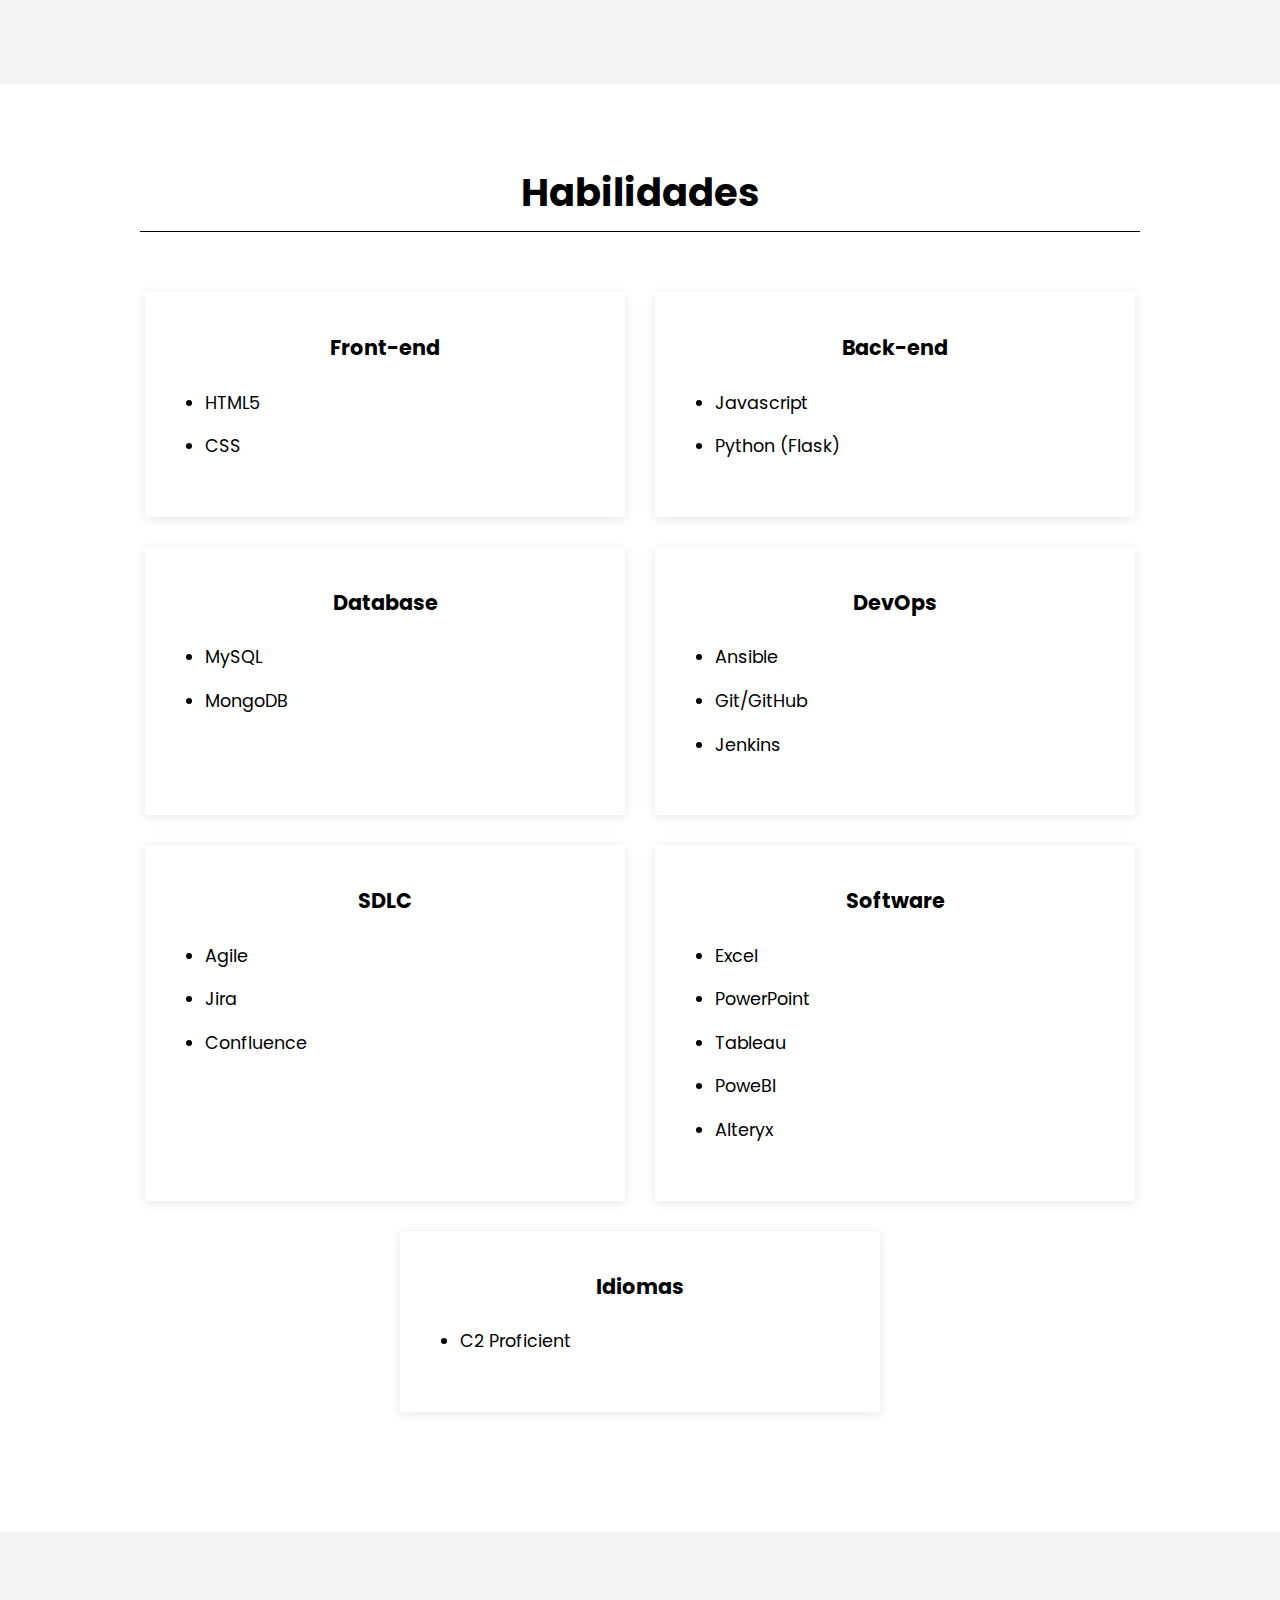
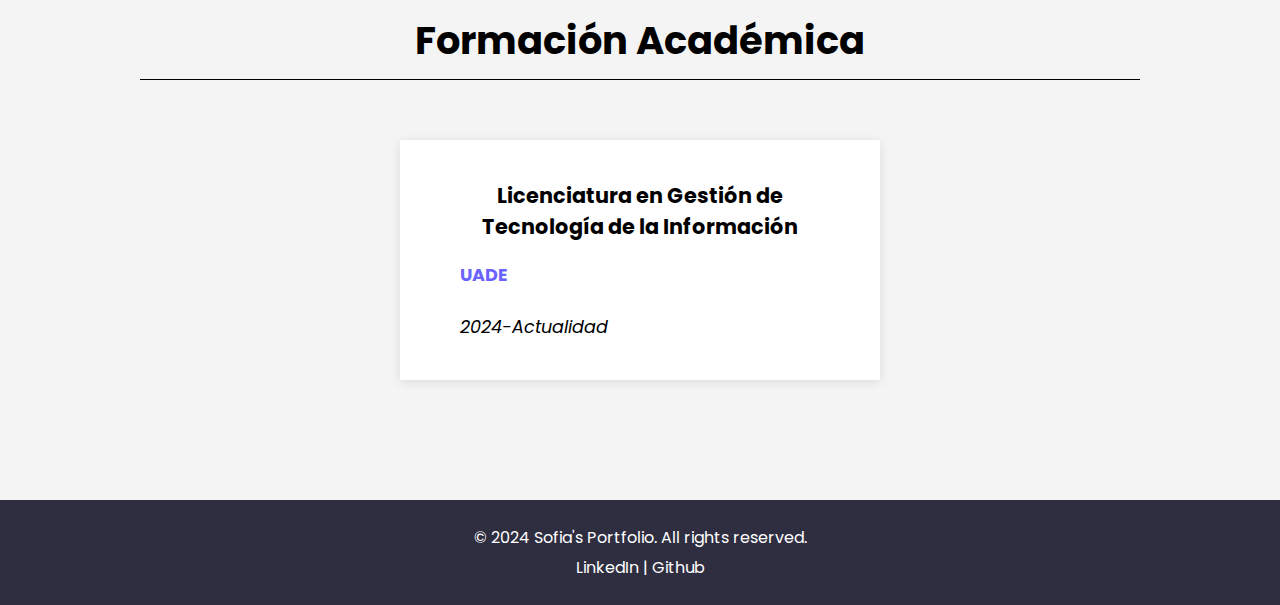
<file: pages/resume.html>
<!DOCTYPE html>
<html lang="es">
    <head>
        <meta charset="UTF-8">
        <meta name="viewport" content="width=device-width, initial-scale=1.0">
        <title>Sofia's Portfolio - Inicio</title>
        <link rel="stylesheet" href="../style/style2.css">
    </head>
    <body>
        <nav class="navbar">
            <div class="navbar-container">
                <h1 class="site-title">Sofia's Portfolio</h1>
                <ul class="nav-links">
                    <li><a href="../index.html">Inicio</a></li>
                    <li><a href="../pages/about_me.html">Sobre Mí</a></li>
                    <li><a href="../pages/resume.html" class="active">Currículum</a></li>
                    <li><a href="../pages/certifications.html">Certificaciones</a></li>
                    <li><a href="../pages/contact.html">Contacto</a></li>
                </ul>
                <div class="menu-toggle">
                    <span class="bar"></span>
                    <span class="bar"></span>
                    <span class="bar"></span>
                </div>
            </div>
        </nav>
        <header class="header">
            <div class="header-list">
                <div class="header-item">
                    <div class="welcome-message">
                        <span class="subtitle">¡Hola!</span>
                        <h2>Soy <strong>Sofia Fernandez</strong></h2>
                        <p>Te invito a descubrir mis proyectos y habilidades.</p>
                    </div>
                </div>
                <div class="header-item">
                    <img src="../img/index.svg" alt="Bienvenida" class="header-image">
                </div>
            </div>
        </header>

        <main>
            <h3 class="nav_location"><a href="/index.html">Sofia's Portofolio</a> > <a href="../pages/resume.html" id="resume">Curriculum</a></h2> 
                
                <section class="download_cv">
                    <button class="about_cv"><a href="../download/Sofia_Fernandez_CV.pdf" download="Sofia_Fernandez_CV">Descarga mi CV</a></button>
                </section>
                
                <section id="experiencia" class="marked">
                    <h2>Experiencia Laboral</h2>
                    <div class="contenido-list">
                        <div class="contenido-item targets experience" >
                            <h3>Implementation Tech Specialist</h3>
                            <p><strong>JPMorgan Chase & Co</strong></p>
                            <p><i>Marzo de 2024 - Actualidad</i></p>
                            <p>
                                <ul>
                                    <li>Análisis de datos y desarrollo de reportes con Alteryx, PowerBi, Excel y PowerPoint para auditorías internas del equipo.</li>
                                    <li>Implementación de productos ACH, apertura y mantenimiento de cuentas bancarias para clientes de Estados Unidos.</li>
                                </ul>
                            </p>
                        </div>
                        <div class="contenido-item targets experience">
                            <h3>DBA Apprentice</h3>
                            <p><strong>JPMorgan Chase & Co</strong></p>
                            <p><i>Noviembre de 2022 - Marzo de 2024</i></p>
                            <p>Rol part-time en el equipo de Administración de Base de Datos.</p>
                            <p>
                                <ul>
                                    <li>Desarrollo de Microservicios con Python y Ansible para automatizar, optimizar y mejorar la eficiencia del proceso en el equipo.</li>
                                    <li>Asistencia al cliente y resolución de tickets en Jira.</li>
                                    <li>Auditorías internas, recolección de datos y desarrollo de reportes con Excel, Tableau y PowerPoint. Estas auditorías contribuyeron para mejorar la eficiencia del equipo al establecer prioridades estratégicas en el flujo de trabajo.</li>
                                </ul>
                            </p>
                        </div>
                    </div>
                </section>

                <section id="skills" class="unmarked">
                    <h2>Habilidades</h2>
                    <div class="contenido-list">
                        <div class="contenido-item targets">
                            <h3>Front-end</h3>
                            <p>
                                <ul>
                                    <li>HTML5</li>
                                    <li>CSS</li>
                                </ul>
                            </p>
                        </div>

                        <div class="contenido-item targets">
                            <h3>Back-end</h3>
                            <p>
                                <ul>
                                    <li>Javascript </li>
                                    <li>Python (Flask)</li>
                                </ul>
                            </p>
                        </div>

                        <div class="contenido-item targets">
                            <h3>Database</h3>
                            <p>
                                <ul>
                                    <li>MySQL</li>
                                    <li>MongoDB</li>
                                </ul>
                            </p>
                        </div>

                        <div class="contenido-item targets">
                            <h3>DevOps</h3>
                            <p>
                                <ul>
                                    <li>Ansible</li>
                                    <li>Git/GitHub</li>
                                    <li>Jenkins</li>
                                </ul>
                            </p>
                        </div>

                        <div class="contenido-item targets">
                            <h3>SDLC</h3>
                            <p>
                                <ul>
                                    <li>Agile</li>
                                    <li>Jira</li>
                                    <li>Confluence</li>
                                </ul>
                            </p>
                        </div>

                        <div class="contenido-item targets">
                            <h3>Software</h3>
                            <p>
                                <ul>
                                    <li>Excel</li>
                                    <li>PowerPoint</li>
                                    <li>Tableau</li>
                                    <li>PoweBI</li>
                                    <li>Alteryx</li>
                                </ul>
                            </p>
                        </div>

                        <div class="contenido-item targets">
                            <h3>Idiomas</h3>
                            <p>
                                <ul>
                                    <li>C2 Proficient</li>
                                </ul>
                            </p>
                        </div>
                    </div>
                </section>

                <section id="educacion" class="marked">
                    <h2>Formación Académica</h2>
                    <div class="contenido-list">
                        <div class="contenido-item targets">
                            <h3>Licenciatura en Gestión de Tecnología de la Información</h3>
                            <p><strong>UADE</strong></p>
                            <p><i>2024-Actualidad</i></p>
                        </div>
                    </div>
                </section>
        </main>

        <footer>
            <div class="footer-bottom">
                <p>&copy; 2024 Sofia's Portfolio. All rights reserved.</p>
                <p><a href="https://www.linkedin.com/in/sofiabfernandez1/">LinkedIn</a> | <a href="https://github.com/sofiabfernandez1">Github</a></p>
            </div>
        </footer>
    </body>
</html>
</file>
<file: style/style2.css>
@import url('https://fonts.googleapis.com/css2?family=Poppins&display=swap');

* {
    margin: 0;
    padding: 0;
    box-sizing: border-box;
}

body {
    font-family: "Poppins", sans-serif;
}

main {
    width: 100%;
}

strong {
    color: #6c63ff;
    font-weight: bold;
}

.header {
    width: 100%;
    padding-top: 100px;
    padding-bottom: 100px;
    background-color: #f4f4f4;
    margin-top: 0;
}

.header-list{
    display: flex;
    align-items: center;
    justify-content: center;
}
 
.header-image {
    max-width: 80%;
}

.welcome-message {
    text-align: left; 
}

.welcome-message p {
    font-family: "Poppins", sans-serif;
    font-size: 18px;
    font-weight: 500;
}

.welcome-message h2 {
    width: 400px;
    font-family: "Poppins", sans-serif;
    font-size: 70px;
    margin-top: 0!important;
    margin-bottom: 0!important;
}

.subtitle{
    font-size: 30px;
    font-weight: bold;
}

.navbar {
    background-color: #2f2e41;
    box-shadow: -1px 0px 5px 0px rgba(0,0,0,0.3);
    font-family: "Poppins", sans-serif;
    color: #fff;
    position: fixed;
    width: 100%;
    top: 0;
    left: 0;
    z-index: 1000;
}

.navbar-container {
    display: flex;
    justify-content: space-between;
    align-items: center;
    padding: 10px;
}

.site-title {
    margin: 0;
}

.nav-links {
    list-style: none;
    display: flex;
    padding: 0;
}

.nav-links li {
    margin: 0 15px;
}

.nav-links a {
    color: #fff;
    text-decoration: none;
}

a.active {
    font-weight: 600;
    text-decoration: none;
    border-bottom: 1px solid;
}

.nav-links a:hover {
    color: #6c63ff  ;
    text-decoration: none;
    transition: color 0.3s ease;
}

.menu-toggle {
    display: none; /* Ocultar en pantallas grandes */
    flex-direction: column;
    cursor: pointer;
}

.menu-toggle .bar {
    height: 3px;
    width: 25px;
    background-color: white;
    margin: 3px 0;
}


/* Footer */

footer {
    background-color: #2f2e41;
    font-family: "Poppins", sans-serif;
    color: #fff;
    text-align: center;
    width: 100%;
    margin-top: auto; /* Asegurar que el footer se mantenga al final */
}

.socials {
    list-style: none;
    padding: 0;
}

.socials li {
    display: inline;
    margin: 0 10px;
}

.socials a {
    color: #fff;
    text-decoration: none;
}

.footer-bottom {
    padding: 20px;
}

.footer-bottom p {
    margin: 5px 0;
}

.footer-bottom a {
    color: #fff;
    text-decoration: none;
}

/* Sections */

/*NAVEGACION SECCIONES */
.nav_location{
    width: 100%;
    padding-top: 20px;
    padding-bottom: 20px;
    padding-left: 20px;
    margin: 0 auto;
    background-color: #2f2e41;
    color: #fff;
    font-size: 1rem;
}

.nav_location a{
    text-decoration: none;
    color: #fff;
    transition: 0.3s ease;
    text-shadow: 1px 1px 2px #000;
}

a#index:hover, a#about_me:hover, a#resume:hover, a#certificactions:hover, a#resume:hover, .contenido-item.targets a:hover{
    color: #6c63ff;
    letter-spacing: 2px;
}

section{
    margin: 0 auto;
}

section h2{
    padding-bottom: 10px;
    text-align: center;
    font-weight: bolder;
    font-size: 2.4rem;
    border-bottom: 1px solid #000;
    margin-bottom: 60px;
}

section.unmarked, section.marked{
    width: 100%;
    padding-left: 260px;
    padding-right: 260px;
    padding-top: 80px;
    padding-bottom: 120px;
}

section.marked{
    background-color: #f4f4f4
}

.contenido-list{
    display: flex;
    flex-wrap: wrap;
    gap: 30px;
    justify-content: center;
}

.contenido-list img{
    width: 22%;
}

img.index-pic{
    width: 20%;
    border-radius: 10%;
    border: 4px solid #fff;
    box-shadow: 10px 10px 0px 3px rgba(108,99,255,1);
}

.contenido-item {
    flex: 0 1 calc(50% - 1rem);
    padding: 20px 30px;
}

div#main_description {
    align-items: center;
}

div#main_description .contenido-item {
    flex: 0 1 calc(70% - 30px);
}

.contenido-item.targets {
    flex: 0 1 calc(28% - 30px); 
    background-color: #ffff;
    padding: 40px 60px;
    box-shadow: 0 2px 10px rgba(0, 0, 0, 0.1);
    text-align: center;
}

.contenido-item.targets h3 {
    text-align: center;
    font-size: 1.3rem;
}

.contenido-item.targets img{
    width: 340px;
    height: 250px;
}

.contenido-item.targets a{
    transition: 0.3s ease;
    text-decoration: none;
    color: #000;
}

.contenido-item.targets h3{
    margin-bottom: 20px;
}

section p{
    font-size: 1.1rem;
    text-align: justify;
    margin-bottom: 1.5em; 
}

section p:last-child {
    margin-bottom: 0;
}

.contenido-item.targets li {
    font-size: 1.1rem;
    text-align: justify;
    margin-bottom: 1em; 
}

div#skills h3 {
    margin-top: 30px;
}

/* ABOUT ME */

div#main_description .about_img {
    width: 18%;
}


/* CURRICULUM */

section.download_cv{
    padding-top: 20px;
    padding-bottom: 20px;
    display: flex;
    justify-content: center;
}

button.about_cv {
    background-color: #6c63ff;
    border: 0;
    padding: 10px;
    border-radius: 10px;
    transition: letter-spacing 0.3s ease, transform 0.3s ease;
}

button.about_cv a{
    text-decoration: none;
    color: white;
    font-size: 1rem;
    font-family: "Poppins", sans-serif;
    font-weight: bold;
}

button.about_cv:hover, .contact-form button:hover {
    transform: scale(1.05); 
    letter-spacing: 2px;
}

div#certifications a{
    border-bottom: 1px solid;
}

div#certifications h3{
    text-align: justify;

}


/* Contacto */

section#contacto{
    text-align: center;
}

.contact_body{
    margin: 0 auto;
    width: 60%;
}

.contact_body a{
    text-decoration: none;
    color: #000;
}

.contact-form {
    display: flex;
    flex-direction: column;
    margin: 0 auto;
}

.contact-form label {
    margin-bottom: 5px;
    color: #000;
    font-size: 1.1rem;
    font-weight: bold;
}

.contact-form input, .contact-form textarea {
    font-family: "Poppins", sans-serif;
    padding: 10px;
    margin-bottom: 20px;
    border: 1px solid #ddd;
    border-radius: 5px;
    font-size: 16px;
    width: 100%;
    margin: 0 auto;
}

.contact-form input:focus, .contact-form textarea:focus {
    border-color: #6c63ff;
    outline: none;
}

.contact-form button {
    padding: 10px;
    background-color: #6c63ff;
    font-family: "Poppins", sans-serif;
    color: white;
    border: none;
    border-radius: 5px;
    font-size: 16px;
    cursor: pointer;
    transition: letter-spacing 0.3s ease, transform 0.3s ease;
    margin: 0 auto;
    margin-top: 10px;
}

.contact-form button:hover {
    background-color: #5553d9;
}

img.contact_img {
    width: 50px;
}

@media (min-width: 320px) and (max-width: 768px) {

    /* Navegación */
    .navbar-container {
        flex-direction: column; /* Colocar el contenido de la navbar en columna */
        align-items: flex-start;
    }

    .nav-links a {
        font-size: 1rem!important;
    }

    .site-title {
        font-size: 1.2rem;
    }

    .nav-links {
        flex-direction: column; /* Navegación en columna para pantallas pequeñas */
        width: 100%;
        align-items: flex-start;
        margin: 0;
        padding: 0;
    }

    .nav-links li {
        margin: 5px 0; /* Espaciado más pequeño */
    }

    .nav-links a {
        font-size: 1rem; /* Reducir el tamaño de los enlaces */
    }

    .header{
        margin-top: 240px;
    }

    .header-list {
        flex-direction: column;
        align-items: flex-start; 
        gap: 20px; 
    }

    .header-item {
        margin: 0 auto;
        text-align: center;
    }

    img.header-image{
        width: 80%;
    }

    .welcome-message {
        padding-left: 20px;
        padding-right: 20px;
        text-align: center;
    }

    .welcome-message h2 {
        font-size: 2.5rem; 
        width: 100%;
    }

    .welcome-message p{
        font-size: 16px; /* Ajustar el tamaño de fuente */
    }

    .navbar-container {
        flex-direction: column;
        padding: 20px;
    }

    section h2 {
        font-size: 1.6rem;
        margin-bottom: 40px;
    }

    section.unmarked, section.marked {
        padding-left: 0;
        padding-right: 0;
        padding-bottom: 80px;
    }

    img.index-pic {
        width: 60%;
    }

    div#about_page img {
        width: 70%;
    }
        
    div#main_description .contenido-item, div#about_page .contenido-item{
        flex: 0 1 calc(100% - 1rem);
    }

    .contenido-item.targets {
        padding-left: 50px;
        padding-right: 50px;
        flex: 0 1 calc(100% - 30px);
    }

    .contenido-item.targets.skills {
        flex: 0 1 calc(100% - 30px);
        padding: 60px 26px;
    }

    div#skills h3 {
        margin-top: 0;
    }

    .contenido-item.targets img {
        width: 80%;
        height: 250px;
    }

    .contact_body {
        width: 80%;
    }
}

@media (min-width: 375px) and (max-width: 425px){
    section h2 {
        font-size: 1.9rem;
    }
}

@media (min-width: 425px){
    img.index-pic, div#about_page img{
        width: 60%;
    }

    section h2 {
        font-size: 1.9rem;
    }
}

@media (min-width: 600px){
    img.index-pic, div#about_page img{
        width: 40%;
    }
}

@media (min-width: 768px) and (max-width: 1024px) {

    section h2 {
        font-size: 2.4rem;
    }

    .header {
        margin-top: auto;
    }

    .header-list {
        flex-direction: column;
        align-items: flex-start; 
        gap: 20px; 
    }

    .header-item {
        margin: 0 auto;
        text-align: center;
    }

    img.header-image{
        width: 60%;
    }

    .welcome-message {
        padding-left: 20px;
        padding-right: 20px;
        text-align: center;
    }

    .welcome-message h2 {
        font-size: 2.5rem; 
        width: 100%;
    }

    .welcome-message p{
        font-size: 16px; /* Ajustar el tamaño de fuente */
    }

    section.unmarked, section.marked {
        padding-left: 100px;
        padding-right: 100px;
    }

    .contenido-item.targets {
        flex: 0 1 calc(80% - 30px);
    }

    
    .contenido-item.targets.experience{
        flex: 0 1 calc(100% - 30px);
        padding: 40px 60px;
    }

    /* INDEX */

    img.index-pic, div#about_page img{
        width: 40%;
    }
    

    div#main_description .contenido-item, div#about_page .contenido-item{
        flex: 0 1 calc(103% - 1rem);
    }
}

@media (min-width: 1024px) {
    .header-item {
        flex: 0 1 calc(30% - 1rem);
    }

    .header-image {
        max-width: 100%;
    }

    .header{
        margin-top: auto;
    }
}

@media (min-width: 1024px) and (max-width: 1440px) {

    section h2 {
        font-size: 2.4rem;
    }

    section.unmarked, section.marked {
        padding-left: 140px;
        padding-right: 140px;
    }

    img.index-pic{
        width: 31%;
    }

    div#main_description .contenido-item, div#about_page .contenido-item{
        flex: 0 1 calc(68% - 1rem);
    }

    .contenido-item.targets {
        flex: 0 1 calc(51% - 30px);
    }

    .contenido-item.targets.experience{
        padding: 40px 60px;
    }
}

@media (min-width: 1440px) and (max-width: 2560px) {

    .contenido-item.targets.experience {
        flex: 0 1 calc(40% - 30px)!important
    }
    
}

@media (min-width: 1440px) {
    
    section h2 {
        font-size: 2.4rem;
    }
    
    section.unmarked, section.marked {
        padding-left: 180px;
        padding-right: 180px;
    }

    img.index-pic, div#about_page img{
        width: 20%;
    }

    .contenido-item.targets {
        flex: 0 1 calc(40% - 30px);
    }

    div#main_description .contenido-item, div#about_page .contenido-item{
        flex: 0 1 calc(68% - 1rem);
    }

    div#skills .contenido-item.targets {
        flex: 0 1 calc(20% - 30px);
    }

    .contenido-item.targets.experience{
        padding: 40px 60px;
    }

}
</file>
